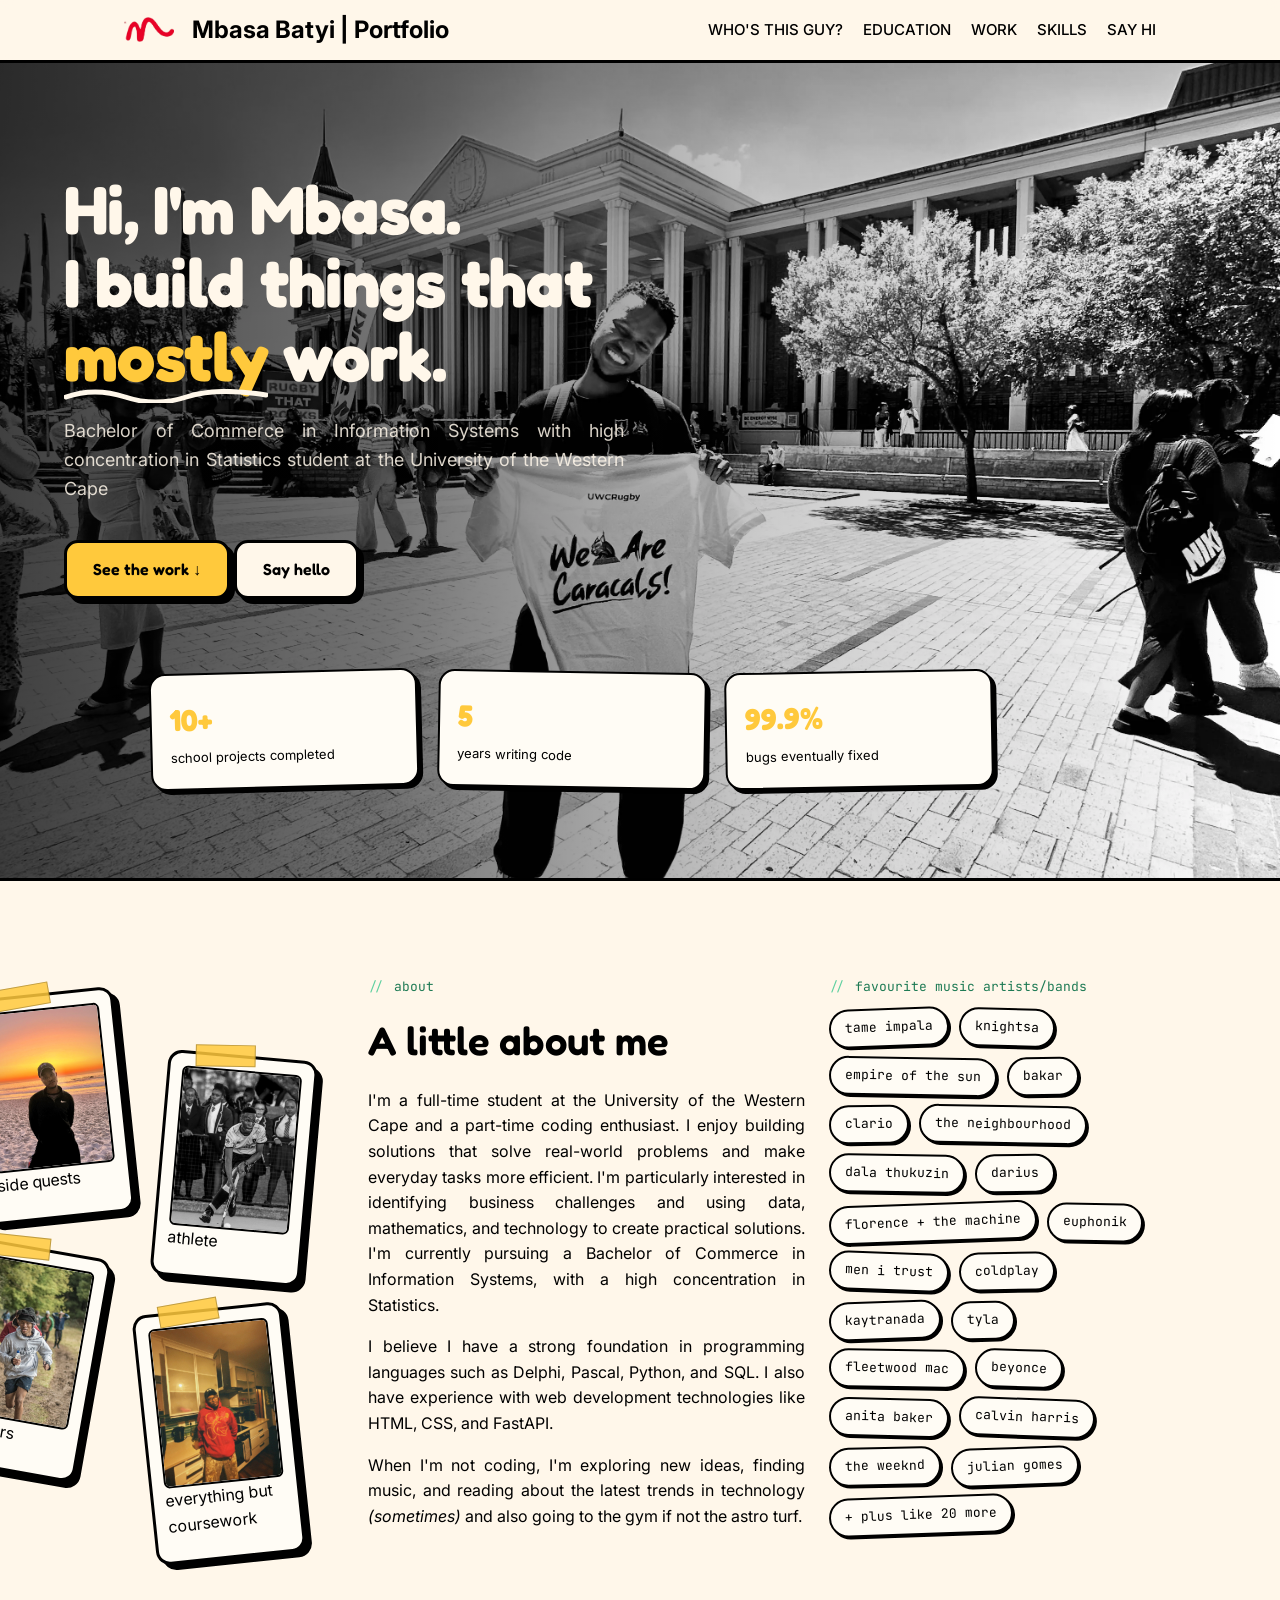
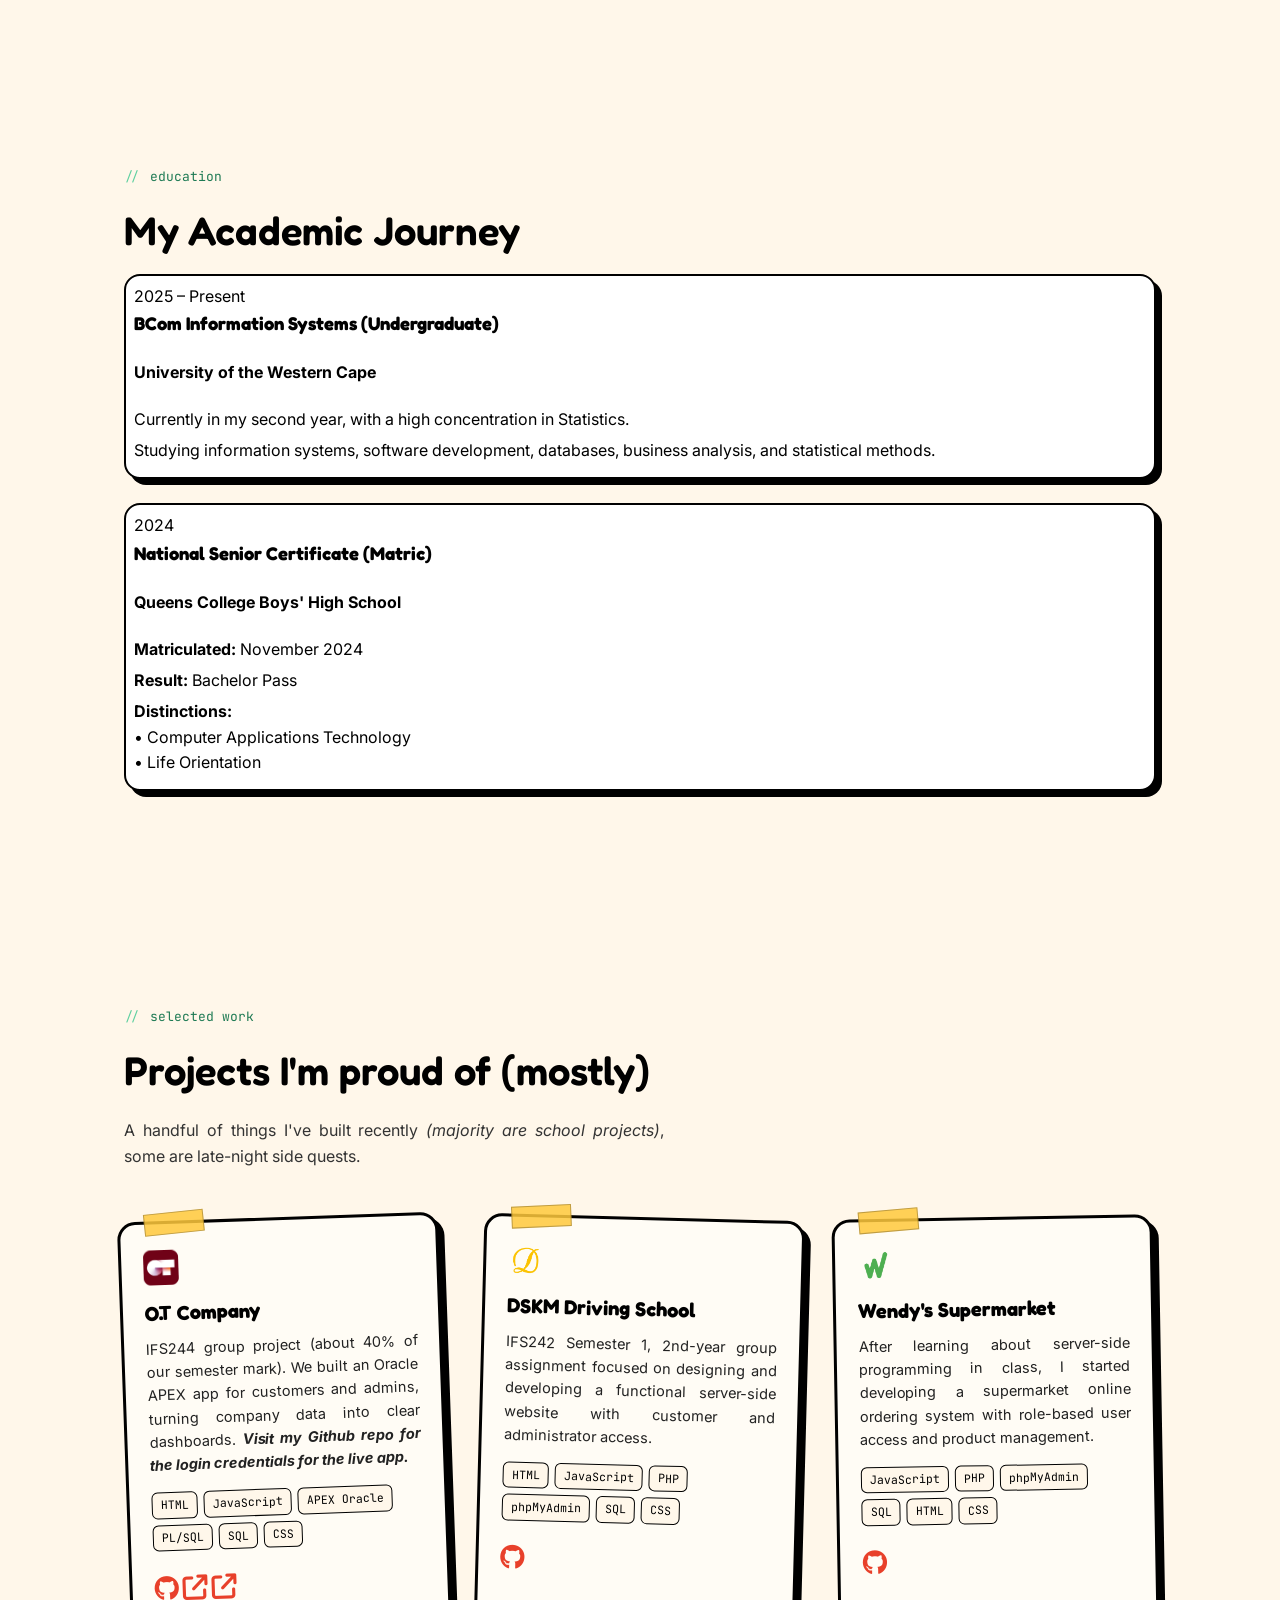
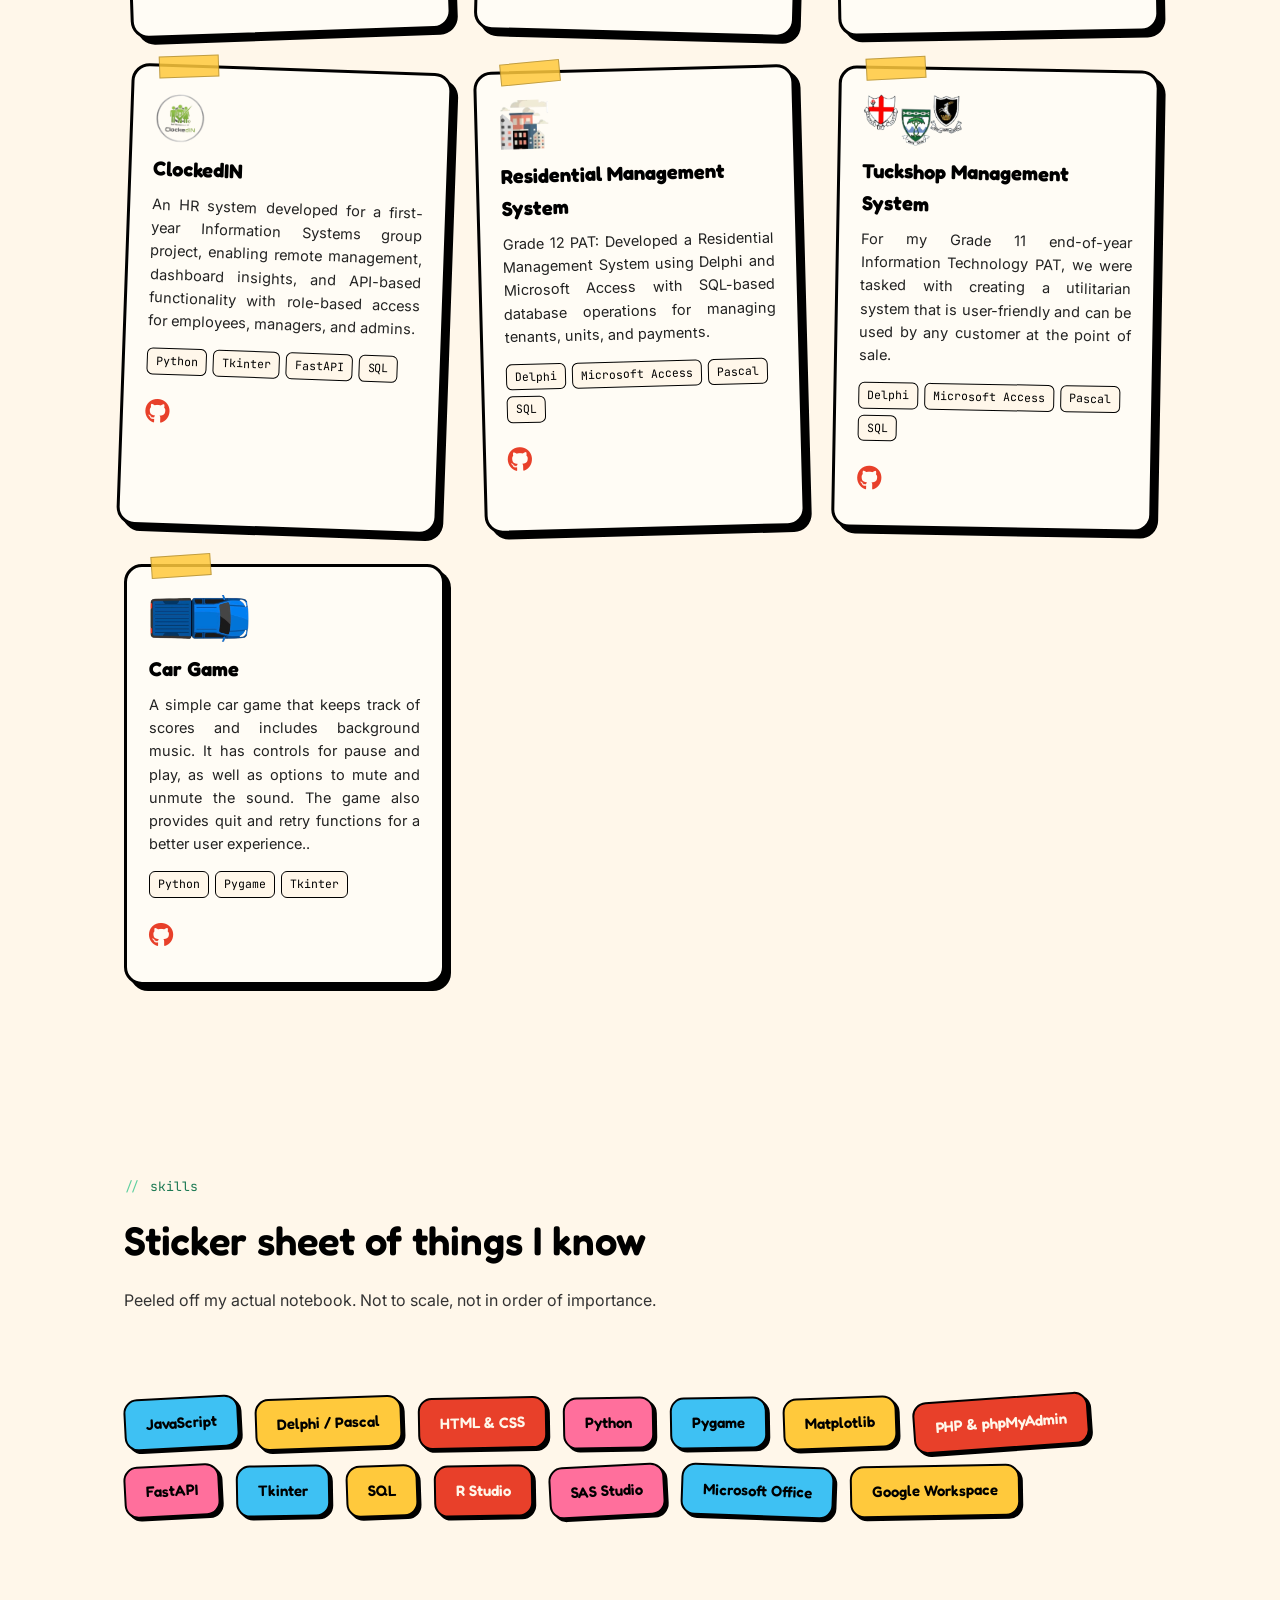
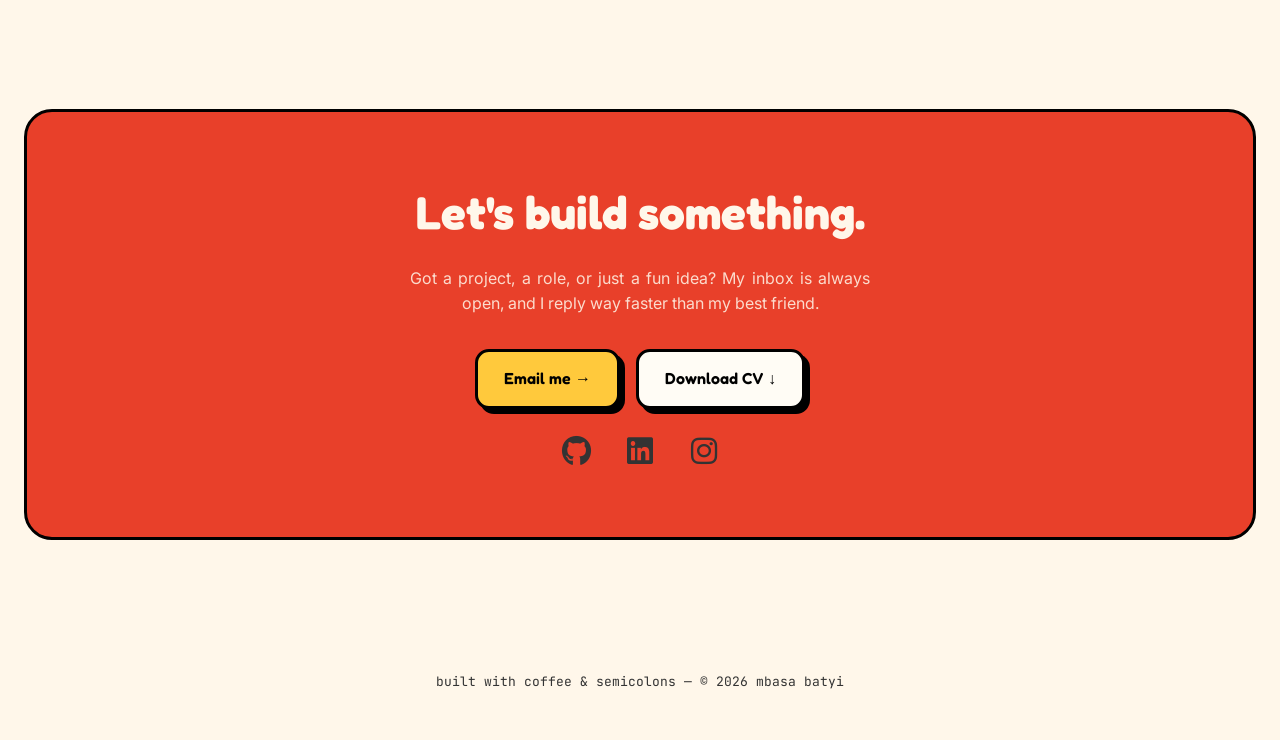
<file: index.html>
<!DOCTYPE html>
<html lang="en">
<head>
<meta charset="UTF-8">
<meta name="viewport" content="width=device-width, initial-scale=1.0">
<title>Mbasa Batyi | Portfolio</title>
<link rel="icon" type="image/png" href="images/logo.webp" lazy="loading">
<link rel="preload" as="image" href="images/mbasa.webp">
<link rel="preconnect" href="https://fonts.googleapis.com">
<link rel="preconnect" href="https://fonts.gstatic.com" crossorigin>
<link href="https://fonts.googleapis.com/css2?family=Fredoka:wght@500;600;700&family=Inter:wght@400;500;600&family=JetBrains+Mono:wght@400;500&display=swap" rel="stylesheet">
<link rel="stylesheet" href="style.css">
<link rel="stylesheet" href="https://cdnjs.cloudflare.com/ajax/libs/font-awesome/6.6.0/css/all.min.css">
</head>
<body>

<nav>
  <div class="wrap">
    <a href="#top" class="brand">
      <img src="images/logo.webp" alt="Mbasa Batyi Logo" class="brand-logo" lazy="loading">
      <span>Mbasa Batyi | Portfolio</span>
    </a>

    <ul class="navlinks">
      <li><a href="#about">WHO'S THIS GUY?</a></li>
      <li><a href="#education">EDUCATION</a></li>
      <li><a href="#work">WORK</a></li>
      <li><a href="#skills">SKILLS</a></li>
      <li><a href="#contact">SAY HI</a></li>
    </ul>
  </div>
</nav>

<header class="hero">
  <div class="wrap">
  <h1>
    Hi, I'm Mbasa.<br>
    I build things that<br>
    <span class="wobble">mostly<svg viewBox="0 0 200 14" preserveAspectRatio="none"><path d="M2 8 Q 30 -2, 60 8 T 120 8 T 198 6" fill="none" stroke="#FFF7EA" stroke-width="5" stroke-linecap="round"/></svg></span> work.
  </h1>
  <p class="lede">Bachelor of Commerce in Information Systems with high concentration in Statistics student at the University of the Western Cape</p>
    <a href="#work" class="btn btn-primary">See the work ↓</a>
    <a href="#contact" class="btn btn-ghost">Say hello</a>
  </div>

  <div class="stats">
    <div class="stat"><div class="num">10+</div><div class="label">school projects completed</div></div>
    <div class="stat"><div class="num">5</div><div class="label">years writing code</div></div>
    <div class="stat"><div class="num">99.9%</div><div class="label">bugs eventually fixed</div></div>
  </div>
  </div>
</header>

<section id="about">
  <div class="wrap about-grid">

    <div class="photo-stack">
      <figure class="polaroid">
        <span class="tape"></span>
        <img src="images/mbasa458.webp" alt="A photo of Mbasa Batyi" lazy="loading">
        <figcaption>side quests</figcaption>
      </figure>

      <figure class="polaroid">
        <span class="tape"></span>
        <img src="images/hockey.webp" alt="Mbasa Batyi" lazy="loading">
        <figcaption>athlete</figcaption>
      </figure>

      <figure class="polaroid">
        <span class="tape"></span>
        <img src="images/mbasa4.webp" alt="Mbasa Batyi" lazy="loading">
        <figcaption>outdoors</figcaption>
      </figure>

      <figure class="polaroid">
        <span class="tape"></span>
        <img src="images/mbasa56.webp" alt="Mbasa Batyi" lazy="loading">
        <figcaption>everything but coursework</figcaption>
      </figure>

    </div>

    <div class="about">
      <div class="eyebrow">about</div>
      <h2 class="section-title">A little about me</h2>

      <p>
        I'm a full-time student at the University of the Western Cape and a part-time coding enthusiast. 
        I enjoy building solutions that solve real-world problems and make everyday tasks more efficient. 
        I'm particularly interested in identifying business challenges and using data, mathematics, 
        and technology to create practical solutions. I'm currently pursuing a Bachelor of Commerce in 
        Information Systems, with a high concentration in Statistics.

      </p>

      <p>
        I believe I have a strong foundation in programming languages such as Delphi, Pascal, Python, and SQL. 
        I also have experience with web development technologies like HTML, CSS, and FastAPI.
      </p>

      <p>
        When I'm not coding, I'm exploring new ideas, finding music, and reading about the 
        latest trends in technology <i>(sometimes)</i> and also going to the gym if not the astro turf.
      </p>
    </div>


    <div>
      <div class="eyebrow">favourite music artists/bands</div>
      <div class="toolbelt">
        <span class="chip" style="--r:-2deg">tame impala</span>
        <span class="chip" style="--r:1.5deg">knightsa</span>
        <span class="chip" style="--r:1deg">empire of the sun</span>
        <span class="chip" style="--r:-1deg">bakar</span>
        <span class="chip" style="--r:-1deg">clario</span>
        <span class="chip" style="--r:1deg">the neighbourhood</span>
        <span class="chip" style="--r:1deg">dala thukuzin</span>
        <span class="chip" style="--r:-1deg">darius</span>
        <span class="chip" style="--r:-2deg">florence + the machine</span>
        <span class="chip" style="--r:1deg">euphonik</span>
        <span class="chip" style="--r:2deg">men i trust</span>
        <span class="chip" style="--r:-1deg">coldplay</span>
        <span class="chip" style="--r:-2deg">kaytranada</span>
        <span class="chip" style="--r:-1.5deg">tyla</span>
        <span class="chip" style="--r:1deg">fleetwood mac </span>
        <span class="chip" style="--r:1.5deg">beyonce</span>
        <span class="chip" style="--r:1.5deg">anita baker</span>
        <span class="chip" style="--r:2deg">calvin harris</span>
        <span class="chip" style="--r:-1deg">the weeknd</span>
        <span class="chip" style="--r:-2deg">julian gomes</span>
        <span class="chip" style="--r:-2deg">+ plus like 20 more</span>
      </div>
    </div>

  </div>
</section>

<section id="education">
  <div class="wrap">

    <div class="eyebrow">education</div>
    <h2 class="section-title">My Academic Journey</h2>
    
    <div class="education-grid">
      <div class="education-card">
        <div class="education-year">2025 – Present</div>

        <h3>BCom Information Systems (Undergraduate)</h3>
        <h4>University of the Western Cape</h4>

        <p>Currently in my second year, with a high concentration in Statistics.</p>
        <p>
          Studying information systems, software development,
          databases, business analysis, and statistical methods.
        </p>
      </div>

      <div class="education-card">
        <div class="education-year">2024</div>

        <h3>National Senior Certificate (Matric)</h3>

        <h4>Queens College Boys' High School</h4>

        <p>
          <strong>Matriculated:</strong> November 2024
        </p>

        <p>
          <strong>Result:</strong> Bachelor Pass
        </p>

        <p>
          <strong>Distinctions:</strong><br>
          • Computer Applications Technology<br>
          • Life Orientation
        </p>
      </div>


    </div>

  </div>
</section>
    

<section id="work">
  <div class="wrap">
    <div class="eyebrow">selected work</div>
    <h2 class="section-title">Projects I'm proud of (mostly)</h2>
    <p class="section-sub">A handful of things I've built recently <i>(majority are school projects)</i>, some are late-night side quests.</p>

    <div class="projects-grid">

      <div class="card">
        <span class="tape"></span>
        <img src="img/OT logo.webp" alt="OT Logo" class="card-logo" loading="lazy">
        <h3>O.T Company</h3>
        <p>
          IFS244 group project (about 40% of our semester mark). We built an
          Oracle APEX app for customers and admins, turning company data into
          clear dashboards. <b><i>Visit my Github repo for the login credentials for the live app.</i></b>
        </p>

        <div class="tag-row">
          <span class="tag">HTML</span>
          <span class="tag">JavaScript</span>
          <span class="tag">APEX Oracle</span>
          <span class="tag">PL/SQL</span>
          <span class="tag">SQL</span>
          <span class="tag">CSS</span>
        </div>

        <div class="card-links">
          <a href="https://github.com/mbasabty/IFS244-Debuggers" class="card-link" target="_blank" rel="noopener" aria-label="View on GitHub">
            <i class="fa-brands fa-github"></i>
          </a>
          <a href="https://oracleapex.com/ords/r/group_5_debuggers/o-t-customer-portal/home?session=105060373233388" class="card-link" target="_blank" rel="noopener" aria-label="View live app">
            <i class="fa-solid fa-arrow-up-right-from-square"></i>
          </a>
          <a href="https://oracleapex.com/ords/r/group_5_debuggers/o-t-company/login?session=110832338679053" class="card-link" target="_blank" rel="noopener" aria-label="View live app">
            <i class="fa-solid fa-arrow-up-right-from-square"></i>
          </a>
        </div>
      </div>

      <div class="card">
        <span class="tape"></span>
        <img src="images/DSKM.webp" alt="DSKM Logo" class="card-logo" Lazy="loading">
        <h3>DSKM Driving School </h3>
        <p>IFS242 Semester 1, 2nd-year group assignment 
          focused on designing and developing a functional 
          server-side website with customer and administrator access.

        <div class="tag-row">
          <span class="tag">HTML</span>
          <span class="tag">JavaScript</span>
          <span class="tag">PHP</span>
          <span class="tag">phpMyAdmin</span>
          <span class="tag">SQL</span>
          <span class="tag">CSS</span>
        </div>
      
        <a href="https://github.com/mbasabty/DSKMDrivingSchool" class="card-link" target="_blank" aria-label="View on GitHub">
            <i class="fa-brands fa-github"></i>
        </a>
      </div>

      <div class="card">
        <span class="tape"></span>
        <img src="images/Wendy.webp" alt="Wendy's Supermarket Logo" class="card-logo" lazy="loading">
        <h3>Wendy's Supermarket</h3>
        <p>After learning about server-side programming in class, 
          I started developing a supermarket online ordering system with 
          role-based user access and product management.</p>

        <div class="tag-row">
            <span class="tag">JavaScript</span>
            <span class="tag">PHP</span>
            <span class="tag">phpMyAdmin</span>
            <span class="tag">SQL</span>
            <span class="tag">HTML</span>
            <span class="tag">CSS</span>
        </div>

        <a href="https://github.com/mbasabty/WendySupermarket" class="card-link" target="_blank" aria-label="View on GitHub">
            <i class="fa-brands fa-github"></i>
        </a>
      </div>

      <div class="card">
        <span class="tape"></span>
        <img src="images/ClockedIn.webp" alt="ClockedIN Logo" class="ClockedIn-logo" lazy="loading">
        <h3>ClockedIN</h3>
        <p>An HR system developed for a first-year Information Systems group project, 
           enabling remote management, dashboard insights, and API-based functionality 
           with role-based access for employees, managers, and admins.
        </p>
        <div class="tag-row">
          <span class="tag">Python</span>
          <span class="tag">Tkinter</span>
          <span class="tag">FastAPI</span>
          <span class="tag">SQL</span>
        </div>
      
        <a href="https://github.com/mbasabty/ClockedIN" class="card-link" target="_blank" aria-label="View on GitHub">
            <i class="fa-brands fa-github"></i>
        </a>
      </div>

      <div class="card">
        <span class="tape"></span>
        <img src="images/RMS.webp" alt="Residential Management System Logo" class="RSM-logo" lazy="loading">
        <h3>Residential Management System</h3>
        <p>Grade 12 PAT: Developed a Residential Management System using Delphi 
          and Microsoft Access with SQL-based database operations for managing 
          tenants, units, and payments.
        </p>
        <div class="tag-row">
          <span class="tag">Delphi</span>
          <span class="tag">Microsoft Access</span>
          <span class="tag">Pascal</span>
          <span class="tag">SQL</span>
        </div>

        <a href="https://github.com/mbasabty/ResidentialManagementSystem" class="card-link" target="_blank" aria-label="View on GitHub">
            <i class="fa-brands fa-github"></i>
        </a>
      </div>

      
      <div class="card">
        <span class="tape"></span>
        <img src="images/TSMS.webp" alt="Tuckshop Management System Logo" class="TSMS-logo" lazy="loading">
        <h3>Tuckshop Management System</h3>
        <p>For my Grade 11 end-of-year Information Technology PAT, we were tasked with creating a 
          utilitarian system that is user-friendly and can be used by any customer at the point of sale.</p>
        <div class="tag-row">
          <span class="tag">Delphi</span>
          <span class="tag">Microsoft Access</span>
          <span class="tag">Pascal</span>
          <span class="tag">SQL</span>
        </div>
        
        <a href="https://github.com/mbasabty/TuckshopManagementSystem"class="card-link" target="_blank" aria-label="View on GitHub">
            <i class="fa-brands fa-github"></i>
        </a>
      </div>

      <div class="card">
        <span class="tape"></span>
        <img src="images/CarGame.webp" alt="Car Game Logo" class="TSMS-logo" lazy="loading">
        <h3>Car Game</h3>
        <p>A simple car game that keeps track of scores and includes background music. 
          It has controls for pause and play, as well as options to mute and unmute the sound. 
          The game also provides quit and retry functions for a better user experience..</p>
        <div class="tag-row">
          <span class="tag">Python</span>
          <span class="tag">Pygame</span>
          <span class="tag">Tkinter</span>

        </div>
      
        <a href="https://github.com/mbasabty/CarGame" class="card-link" target="_blank" aria-label="View on GitHub">
            <i class="fa-brands fa-github"></i>
        </a>
      </div>


    </div>
  </div>
</section>

<section id="skills">
  <div class="wrap">
    <div class="eyebrow">skills</div>
    <h2 class="section-title">Sticker sheet of things I know</h2>
    <p class="section-sub">Peeled off my actual notebook. Not to scale, not in order of importance.</p>
    <div class="sticker-sheet">
      <span class="sticker" style="--r:-3deg">JavaScript</span>
      <span class="sticker" style="--r:-2deg">Delphi / Pascal</span>
      <span class="sticker" style="--r:-1deg">HTML &amp; CSS</span>
      <span class="sticker" style="--r:-1deg">Python</span>
      <span class="sticker" style="--r:-1deg">Pygame</span>
      <span class="sticker" style="--r:-2deg">Matplotlib</span>
      <span class="sticker" style="--r:-4deg">PHP &amp; phpMyAdmin</span>
      <span class="sticker" style="--r:-3deg">FastAPI</span>
      <span class="sticker" style="--r:-1deg">Tkinter</span>
      <span class="sticker" style="--r:-2deg">SQL</span>
      <span class="sticker" style="--r:-1deg">R Studio</span>
      <span class="sticker" style="--r:-3deg">SAS Studio</span>
      <span class="sticker" style="--r:2deg">Microsoft Office</span>
      <span class="sticker" style="--r:-1deg">Google Workspace</span>
    </div>
  </div>
</section>

<section id="contact">
  <div class="contact">
    <h2>Let's build something.</h2>
    <p>Got a project, a role, or just a fun idea? My inbox is always open, and I reply way faster than my best friend.</p>

    <div class="cta-row">
      <a href="mailto:mbasabatyi@icloud.com" class="btn btn-primary">
        Email me →
      </a>

      <a href="cv/Mbasa_Junior_Batyi_CV.pdf" class="btn btn-ghost" download>
        Download CV ↓
      </a>
    </div>

    <div class="socials">
      <a href="https://github.com/mbasabty" target="_blank" aria-label="GitHub">
          <i class="fab fa-github"></i>
      </a>

      <a href="https://linkedin.com/in/mbasabatyi" target="_blank" aria-label="LinkedIn">
          <i class="fab fa-linkedin"></i>
      </a>

      <a href="https://instagram.com/mbasabatyi_" target="_blank" aria-label="Instagram">
          <i class="fab fa-instagram"></i>
      </a>
  </div>
</section>

<footer>
  built with coffee &amp; semicolons — © 2026 mbasa batyi
</footer>

</body>
</html>
</file>
<file: style.css>
:root{
  --cream:#FFF7EA;
  --card:#FFFCF5;
  --ink:#000000;
  --pink:#FF6F9C;
  --pink-dark:#C23F6A;
  --blue:#3EC1F3;
  --blue-dark:#12729E;
  --yellow:#FFC93C;
  --yellow-dark:#9A6E00;
  --mint:#5FD0A0;
  --mint-dark:#1E7A54;
  --red:#E8402A;
  --border-w:3px;
}

*{box-sizing:border-box;}
html{scroll-behavior:smooth;-webkit-text-size-adjust:100%;}
body{
  margin:0;
  background:#FFF7EA;
  color:var(--ink);
  font-family:'Inter',sans-serif;
  line-height:1.6;
  overflow-x:hidden;
}
img,svg,video{max-width:100%;height:auto;}
h1,h2,h3{font-family:'Fredoka',sans-serif;margin:0;overflow-wrap:break-word;}
.mono{font-family:'JetBrains Mono',monospace;}
a{color:inherit;}
::selection{background:var(--yellow);color:black;}

/* ---------- layout helpers ---------- */
.wrap{max-width:1080px;margin:0 auto;padding:0 24px;}
section{padding:96px 0;}

/* ---------- nav ---------- */
nav{
  position:sticky;top:0;z-index:50;
  background:rgba(255,247,234,0.9);
  -webkit-backdrop-filter:blur(6px);
  backdrop-filter:blur(6px);
  border-bottom:var(--border-w) solid black;
}
nav .wrap{
  display:flex;align-items:center;justify-content:space-between;
  padding-top:10px;padding-bottom:10px;flex-wrap:wrap;gap:10px;
}
.brand{
  display:flex;align-items:center;gap:10px;
  text-decoration:none;color:inherit;
  font-size:1.5rem;font-weight:bold;
}
.brand:hover{opacity:0.8;}
.dot{
  width:16px;height:16px;border-radius:50%;
  background:var(--red);border:2px solid var(--ink);
  animation:bob 2.4s ease-in-out infinite;
}
@keyframes bob{0%,100%{transform:translateY(0);}50%{transform:translateY(-4px);}}
.navlinks{
  display:flex;flex-wrap:wrap;gap:20px;
  list-style:none;margin:0;padding:0;justify-content:flex-end;
}
.navlinks a{
  text-decoration:none;font-weight:500;font-size:15px;
  position:relative;padding:8px 0;white-space:nowrap;display:inline-block;
}
.navlinks a::after{
  content:"";position:absolute;left:0;bottom:2px;width:0;height:3px;
  background:var(--red);transition:width .25s ease;
}
.navlinks a:hover::after{width:100%;}

/* ---------- hero ---------- */
.hero{
  padding:110px 0 90px;
  border-bottom:var(--border-w) solid var(--ink);
  background:
    linear-gradient(to right,
      rgba(0,0,0,0.75) 0%,
      rgba(0,0,0,0.55) 30%,
      rgba(0,0,0,0.2) 60%,
      rgba(0,0,0,0) 100%),
    url("images/mbasa.webp");
  background-position:75% center;
  background-size:cover;
  background-repeat:no-repeat;
}
.hero .wrap{max-width:1200px;margin:0 auto;padding-left:24px;padding-right:24px;}
.status-tag{
  display:inline-flex;align-items:center;gap:8px;
  font-family:'JetBrains Mono',monospace;font-size:13px;
  background:var(--card);border:2px solid var(--ink);
  padding:6px 14px;border-radius:999px;
  box-shadow:3px 3px 0 var(--ink);margin-bottom:28px;
}
.status-tag .blip{
  width:8px;height:8px;border-radius:50%;background:var(--mint);
  box-shadow:0 0 0 3px rgba(95,208,160,0.3);flex-shrink:0;
}
.hero h1{
  font-size:clamp(32px,6vw,68px);font-weight:700;
  line-height:1.08;letter-spacing:-0.01em;color:var(--cream);
}
.hero h1 span{display:inline-block;}
.hero .wobble{position:relative;color:var(--yellow);}
.hero .wobble svg{position:absolute;left:0;bottom:-10px;width:100%;height:14px;}
.hero p.lede{
  max-width:560px;font-size:clamp(15px,2.4vw,18px);
  color:rgba(255,247,234,0.85);margin:24px 0 36px;
}
.hero .btn-primary{background:var(--yellow);color:var(--ink);}
.hero .btn-ghost{background:var(--cream);color:var(--ink);}

.cta-row{display:flex;gap:16px;flex-wrap:wrap;}
.btn{
  font-family:'Fredoka',sans-serif;font-weight:600;font-size:16px;
  padding:14px 26px;border-radius:14px;border:3px solid var(--ink);
  text-decoration:none;display:inline-flex;align-items:center;gap:8px;
  box-shadow:5px 5px 0 var(--ink);
  transition:transform .15s ease, box-shadow .15s ease;
  cursor:pointer;min-height:48px;
  -webkit-tap-highlight-color:transparent;
}
.btn:hover{transform:translate(-2px,-2px);box-shadow:7px 7px 0 var(--ink);}
.btn:active{transform:translate(1px,1px);box-shadow:3px 3px 0 var(--ink);}
.btn:focus-visible{outline:3px solid var(--blue-dark);outline-offset:3px;}
.btn-primary{background:var(--red);color:var(--ink);}
.btn-ghost{background:var(--card);color:var(--ink);}

/* ---------- stats strip ---------- */
.stats{
  display:grid;grid-template-columns:repeat(4,1fr);gap:20px;
  margin-top:72px;margin-left:150px;max-width:100%;
}
.stat{
  background:var(--card);border:2.5px solid var(--ink);border-radius:16px;
  padding:20px 18px;text-align:left;
  box-shadow:4px 4px 0 var(--ink);
  transform:rotate(var(--r,0deg));min-width:0;
}
.stat:nth-child(1){--r:-1.5deg;}
.stat:nth-child(2){--r:1deg;}
.stat:nth-child(3){--r:-1deg;}
.stat:nth-child(4){--r:1.5deg;}
.stat .num{font-family:'Fredoka',sans-serif;font-weight:700;font-size:clamp(22px,3vw,30px);color:var(--yellow);}
.stat .label{font-size:13px;color:black;margin-top:4px;}

/* ---------- section headers ---------- */
.eyebrow{
  font-family:'JetBrains Mono',monospace;font-size:13px;
  color:var(--mint-dark);text-transform:lowercase;
  display:flex;align-items:center;gap:10px;margin-bottom:10px;
}
.eyebrow::before{content:"//";color:var(--mint);}
.section-title{font-size:clamp(28px,4vw,40px);font-weight:600;margin-bottom:12px;}
.section-sub{color:#333;max-width:540px;margin-bottom:48px;font-size:16px;}

/* ---------- about ---------- */
.about-grid{
  display:grid;grid-template-columns:220px 2fr 1.5fr;
  gap:24px;align-items:start;
}
.about-grid > *{min-width:0;}
.photo-stack{display:flex;flex-direction:column;gap:20px;min-width:0;}
.polaroid{
  width:150px;max-width:100%;position:relative;
  background:var(--card);border:3px solid var(--ink);border-radius:14px;
  padding:12px 12px 22px;box-shadow:6px 6px 0 var(--ink);
}
.polaroid img{
  display:block;width:100%;aspect-ratio:3/4;object-fit:cover;
  border-radius:6px;border:2px solid var(--ink);
}
.polaroid:nth-child(1){transform:rotate(-6deg);margin-left:-150px;}
.photo-stack .polaroid:nth-child(2){transform:rotate(5deg);margin-left:35px;margin-top:-200px;}
.photo-stack .polaroid:nth-child(3){transform:rotate(10deg);margin-left:-180px;margin-top:-70px;}
.photo-stack .polaroid:nth-child(4){transform:rotate(-6deg);margin-left:20px;margin-top:-200px;}

.about p{font-size:16px;color:#000;margin-bottom:16px;text-align:justify;}

.education-list{display:flex;flex-direction:column;gap:2rem;margin-top:0.5rem;}
.education-card{
  background:#fff;padding:0.5rem;border-radius:16px;
  border:2px solid #000;box-shadow:6px 6px 0 #000;margin-bottom:1.5rem;
}
.education-card h3{margin:0 0 .1rem;font-size:1.15rem;}
.education-card p{margin:.35rem 0;line-height:1.6;}
.toolbelt{display:flex;flex-wrap:wrap;gap:10px;margin-top:8px;}
.chip{
  font-family:'JetBrains Mono',monospace;font-size:13px;
  background:var(--card);border:2px solid var(--ink);border-radius:999px;
  padding:7px 14px;transform:rotate(var(--r,0deg));
  box-shadow:2px 2px 0 var(--ink);
}
.brand-logo{width:50px;height:25px;object-fit:contain;vertical-align:middle;margin-right:8px;}

/* ---------- projects ---------- */
.projects-grid{display:grid;grid-template-columns:repeat(3,1fr);gap:34px;}
.card{
  position:relative;background:var(--card);
  border:3px solid var(--ink);border-radius:18px;
  padding:26px 22px 24px;box-shadow:6px 6px 0 var(--ink);
  transform:rotate(var(--tilt,0deg));
  transition:transform .25s cubic-bezier(.34,1.56,.64,1), box-shadow .25s ease;
  min-width:0;
}
.card-logo{width:35px;height:35px;object-fit:contain;display:block;margin-bottom:12px;}
.ClockedIn-logo{width:50px;height:50px;object-fit:contain;display:block;margin-bottom:10px;}
.TSMS-logo{width:100px;height:100px;object-fit:contain;display:block;margin-bottom:-15px;margin-top:-25px;}
.RSM-logo{width:50px;height:50px;object-fit:contain;display:block;margin-bottom:10px;}
.card h3{margin-top:0;}
.card:nth-child(1){--tilt:-2deg;}
.card:nth-child(2){--tilt:1.5deg;}
.card:nth-child(3){--tilt:-1deg;}
.card:nth-child(4){--tilt:2deg;}
.card:nth-child(5){--tilt:-1.5deg;}
.card:nth-child(6){--tilt:1deg;}
.card:hover{transform:rotate(0deg) translateY(-6px);box-shadow:9px 9px 0 var(--ink);}

.tape{
  position:absolute;top:-12px;left:24px;width:60px;height:22px;
  background:rgba(255,201,60,0.85);
  border:1px solid rgba(0,0,0,0.25);transform:rotate(-4deg);
}
.card-icon{
  width:44px;height:44px;border-radius:12px;
  display:flex;align-items:center;justify-content:center;
  font-size:20px;margin-bottom:16px;border:2px solid var(--ink);
}
.icon-pink{background:var(--pink);}
.icon-blue{background:var(--blue);}
.icon-mint{background:var(--mint);}
.card h3{font-size:20px;margin-bottom:8px;}
.card p{font-size:14.5px;color:#222;margin:0 0 16px;}
.tag-row{display:flex;flex-wrap:wrap;gap:6px;margin-bottom:16px;}
.tag{
  font-family:'JetBrains Mono',monospace;font-size:11.5px;
  background:var(--cream);border:1.5px solid var(--ink);border-radius:6px;padding:3px 8px;
}
.card-link{
  font-weight:600;font-size:25px;text-decoration:none;
  display:inline-flex;align-items:center;gap:6px;color:var(--red);
  min-height:44px;
}

/* ---------- skills sticker sheet ---------- */
.sticker-sheet{display:flex;flex-wrap:wrap;gap:16px;padding:36px 0 0;}
.sticker{
  font-family:'Fredoka',sans-serif;font-weight:600;font-size:15px;
  padding:12px 20px;border-radius:14px;border:2.5px solid var(--ink);
  box-shadow:3px 3px 0 var(--ink);transform:rotate(var(--r,0deg));
}
.sticker:nth-child(4n){background:var(--pink);}
.sticker:nth-child(4n+1){background:var(--blue);}
.sticker:nth-child(4n+2){background:var(--yellow);}
.sticker:nth-child(4n+3){background:var(--red);color:var(--cream);}

/* ---------- footer / contact ---------- */
.contact{
  background-color:var(--red);
  background-size:200px 200px;
  border:var(--border-w) solid var(--ink);
  color:var(--cream);border-radius:28px;
  padding:64px 48px;text-align:center;margin:0 24px;
  position:relative;overflow:hidden;
}
.contact h2{color:var(--cream);font-size:clamp(30px,5vw,46px);}
.contact p{color:rgba(255,247,234,0.85);max-width:460px;margin:16px auto 32px;font-size:16px;}
.contact .btn-primary{background:var(--yellow);color:var(--ink);}
.contact .cta-row{display:flex;justify-content:center;align-items:center;gap:16px;flex-wrap:wrap;}

.socials{display:flex;justify-content:center;gap:20px;margin-top:20px;flex-wrap:wrap;}
.socials a{
  color:#333;font-size:30px;text-decoration:none;
  transition:color 0.3s ease, transform 0.3s ease;
  display:inline-flex;align-items:center;justify-content:center;
  min-width:44px;min-height:44px;
}
.socials a:hover{transform:scale(1.2);}
.socials a:nth-child(1):hover{color:#000;}
.socials a:nth-child(2):hover{color:#0077b5;}
.socials a:nth-child(3):hover{color:#E1306C;}

footer{
  text-align:center;padding:36px 24px 48px;
  font-size:13px;color:#333;font-family:'JetBrains Mono',monospace;
}

/* ================= RESPONSIVE ================= */

/* Large tablet / small laptop */
@media (max-width:1024px){
  .stats{margin-left:0;}
  .projects-grid{grid-template-columns:repeat(2,1fr);gap:28px;}
}

/* Tablet */
@media (max-width:860px){
  section{padding:64px 0;}

  .stats{grid-template-columns:repeat(2,1fr);margin-top:48px;margin-left:0;}

  .about-grid{grid-template-columns:1fr;gap:36px;}

  /* Collage negative margins would overflow once the layout is one column */
  .photo-stack{
    flex-direction:row;flex-wrap:wrap;justify-content:center;gap:24px;
  }
  .photo-stack .polaroid,
  .photo-stack .polaroid:nth-child(1),
  .photo-stack .polaroid:nth-child(2),
  .photo-stack .polaroid:nth-child(3),
  .photo-stack .polaroid:nth-child(4){
    margin:0;
    transform:rotate(var(--r,-3deg));
  }
  .photo-stack .polaroid:nth-child(1){--r:-4deg;}
  .photo-stack .polaroid:nth-child(2){--r:3deg;}
  .photo-stack .polaroid:nth-child(3){--r:-2deg;}
  .photo-stack .polaroid:nth-child(4){--r:4deg;}
  .polaroid{width:140px;}

  /* Nav: single swipeable row instead of wrapping into several lines */
  nav .wrap{flex-direction:column;align-items:flex-start;gap:4px;}
  .navlinks{
    width:100%;flex-wrap:nowrap;justify-content:flex-start;
    gap:20px;overflow-x:auto;
    -webkit-overflow-scrolling:touch;scrollbar-width:none;
  }
  .navlinks::-webkit-scrollbar{display:none;}
  .navlinks a{font-size:14px;}

  /* Photo is darker everywhere so text stays readable when it spans the full width */
  .hero{
    background:
      linear-gradient(rgba(0,0,0,0.6),rgba(0,0,0,0.6)),
      url("images/mbasa.webp");
    background-position:70% center;
    background-size:cover;
    background-repeat:no-repeat;
  }
}

/* Phone */
@media (max-width:640px){
  .projects-grid{grid-template-columns:1fr;gap:32px;}
}

@media (max-width:560px){
  .wrap{padding:0 18px;}
  section{padding:56px 0;}

  .brand{font-size:1.25rem;}

  .hero{padding:72px 0 56px;background-position:65% center;}
  .hero h1{font-size:clamp(28px,8vw,40px);}
  .hero .wrap{padding-left:18px;padding-right:18px;}
  .hero p.lede{margin:20px 0 28px;}

  .stats{grid-template-columns:1fr 1fr;gap:14px;margin-top:40px;}
  .stat{padding:14px 12px;}
  .stat .label{font-size:12px;}

  .cta-row{gap:12px;}
  .cta-row .btn{width:100%;justify-content:center;}

  .photo-stack{gap:16px;}
  .polaroid{width:120px;padding:10px 10px 18px;box-shadow:4px 4px 0 var(--ink);}

  .section-sub{margin-bottom:32px;}

  .card{padding:22px 18px 20px;box-shadow:4px 4px 0 var(--ink);}
  .card:hover{box-shadow:6px 6px 0 var(--ink);}
  .education-card{box-shadow:4px 4px 0 #000;}

  .sticker{font-size:14px;padding:10px 16px;}

  .brand span{font-size:1rem;}
  .status-tag{font-size:11px;padding:5px 10px;}

  .contact{margin:0 12px;padding:44px 20px;border-radius:22px;}
}

/* Very small phones */
@media (max-width:380px){
  .stats{grid-template-columns:1fr;}
  .polaroid{width:104px;}
}

/* ---------- Justified text on every screen size ---------- */
p,
.about p,
.card p,
.section-sub,
.hero p.lede,
.education-card p,
.contact p{
  text-align:justify;
  -webkit-hyphens:auto;
  hyphens:auto;
  overflow-wrap:break-word;
}
.contact p{text-align-last:center;}

/* ---------- Mobile & tablet: centred headers, odd last item centred ---------- */
@media (max-width:860px){
  /* Everything inside .wrap is centred (paragraphs stay justified) */
  .wrap{text-align:center;}
  .wrap > *{margin-left:auto;margin-right:auto;}
  .wrap .cta-row,
  .wrap .status-tag{justify-content:center;}

  /* Nav: brand and links centred, links wrap instead of scrolling so none get cut off */
  nav .wrap{flex-direction:column;align-items:center;justify-content:center;gap:4px;}
  .brand{justify-content:center;}
  .navlinks{
    flex-wrap:wrap;
    justify-content:center;
    overflow-x:visible;
    gap:4px 20px;
    width:100%;
  }

  .hero .wrap{text-align:center;}
  .hero p.lede{margin-left:auto;margin-right:auto;text-align-last:center;}
  .hero .cta-row{justify-content:center;}

  h1,h2,h3,
  .section-title,
  .eyebrow,
  .section-sub{text-align:center;}
  .eyebrow{justify-content:center;}
  .section-sub{margin-left:auto;margin-right:auto;text-align-last:center;}

  .card-icon,
  .card-logo,
  .ClockedIn-logo,
  .TSMS-logo,
  .RSM-logo{margin-left:auto;margin-right:auto;}

  .toolbelt,
  .sticker-sheet{justify-content:center;}

  /* 2-column grids: when the last item is alone, put it in the middle */
  .stats .stat:last-child:nth-child(odd),
  .projects-grid .card:last-child:nth-child(odd){
    grid-column:1 / -1;
    justify-self:center;
    width:calc(50% - 10px);
  }
}

/* Phone: 2-column stats keep the centred last item; project cards are single column */
@media (max-width:640px){
  .projects-grid .card:last-child:nth-child(odd){width:100%;}
}
@media (max-width:380px){
  .stats .stat:last-child:nth-child(odd){width:100%;}
}

@media (prefers-reduced-motion:reduce){
  *{animation:none!important;transition:none!important;scroll-behavior:auto!important;}
}

:focus-visible{outline:3px solid var(--blue-dark);outline-offset:2px;}
</file>
